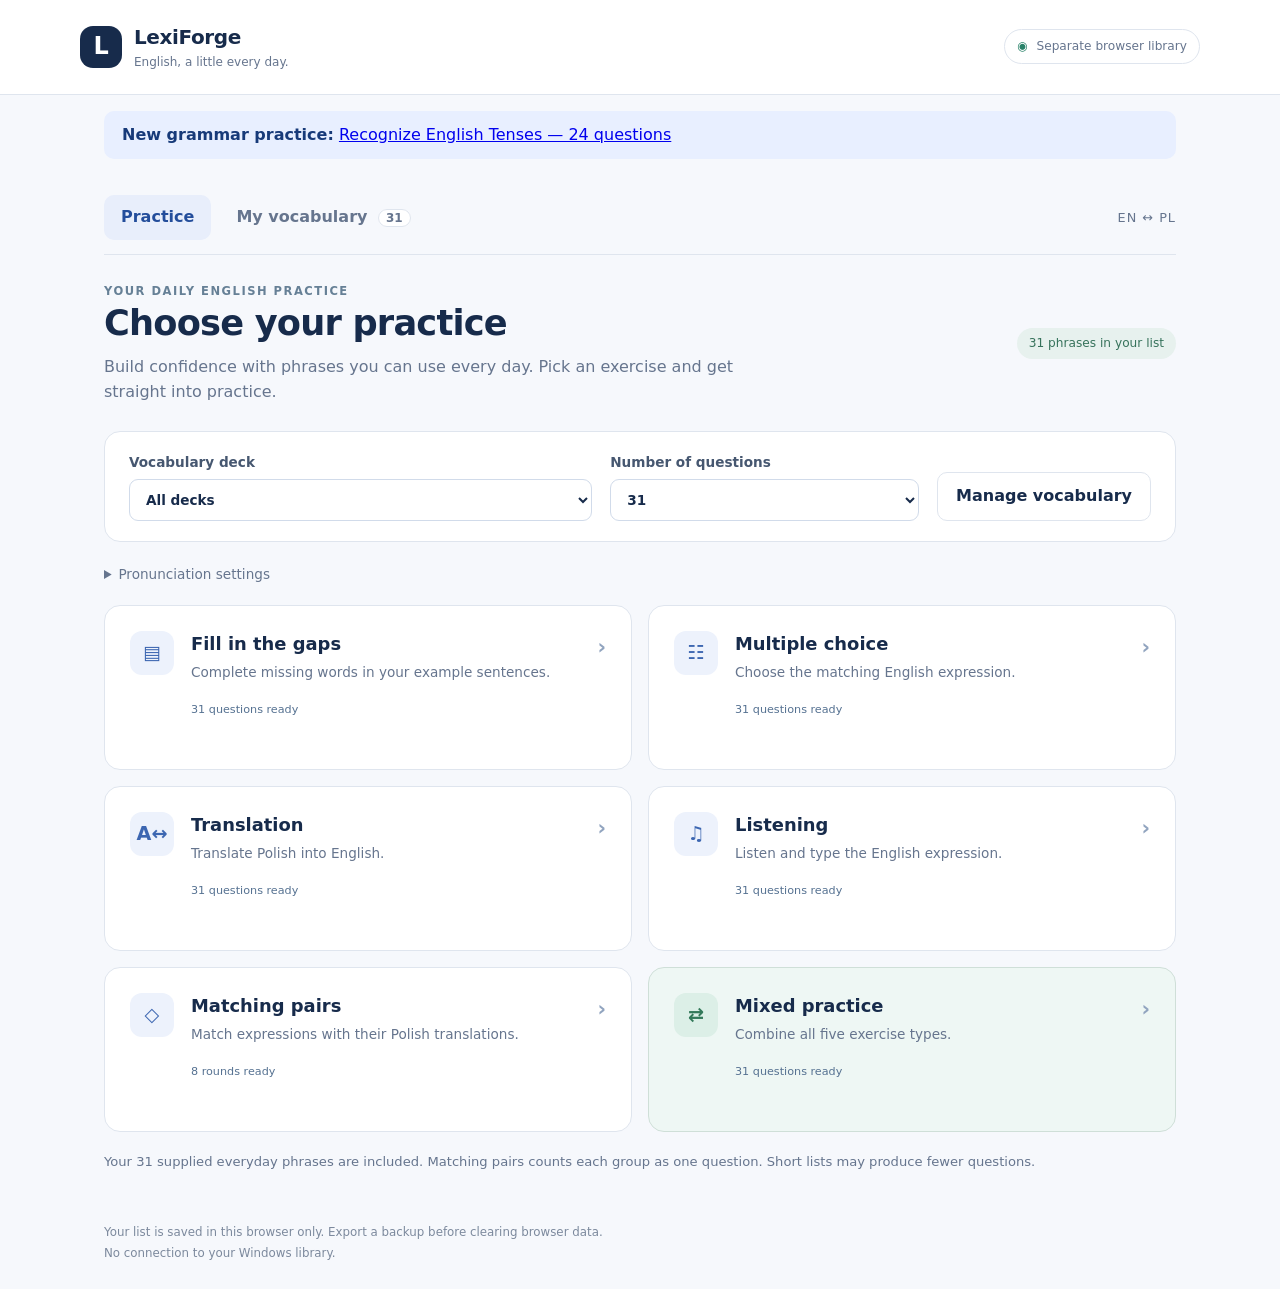
<file: index.html>
<!doctype html>
<html lang="en"><head><meta charset="UTF-8"><meta name="viewport" content="width=device-width,initial-scale=1"><meta name="theme-color" content="#243f76"><meta name="description" content="Practise 31 everyday English phrases with Polish translations. Five exercise types and mixed practice, with your own browser vocabulary list."><title>LexiForge · Exercises</title><link rel="stylesheet" href="./style.css"><script type="module" src="./app.js"></script></head>
<body><a class="skip" href="#main">Skip to practice</a><header class="app-header"><a class="brand" href="./" aria-label="LexiForge home"><span class="brand-mark" aria-hidden="true">L</span><span>LexiForge<small>English, a little every day.</small></span></a><div class="local-badge"><span aria-hidden="true">◉</span> Separate browser library</div></header><div class="shell"><div style="padding:12px 18px;background:#e8efff;color:#173a79;border-radius:10px;margin:16px 0"><strong>New grammar practice:</strong> <a href="./tenses.html">Recognize English Tenses — 24 questions</a></div><nav class="tabs" aria-label="Main navigation"><button data-view="practice" class="active">Practice</button><button data-view="vocabulary">My vocabulary <span id="word-count"></span></button><span class="nav-note">EN <span aria-hidden="true">↔</span> PL</span></nav><div id="notice" role="status" aria-live="polite"></div><main id="main" tabindex="-1"></main><footer>Your list is saved in this browser only. Export a backup before clearing browser data. <span>No connection to your Windows library.</span></footer></div><dialog id="dialog" aria-labelledby="dialog-title"></dialog></body></html>
</file>
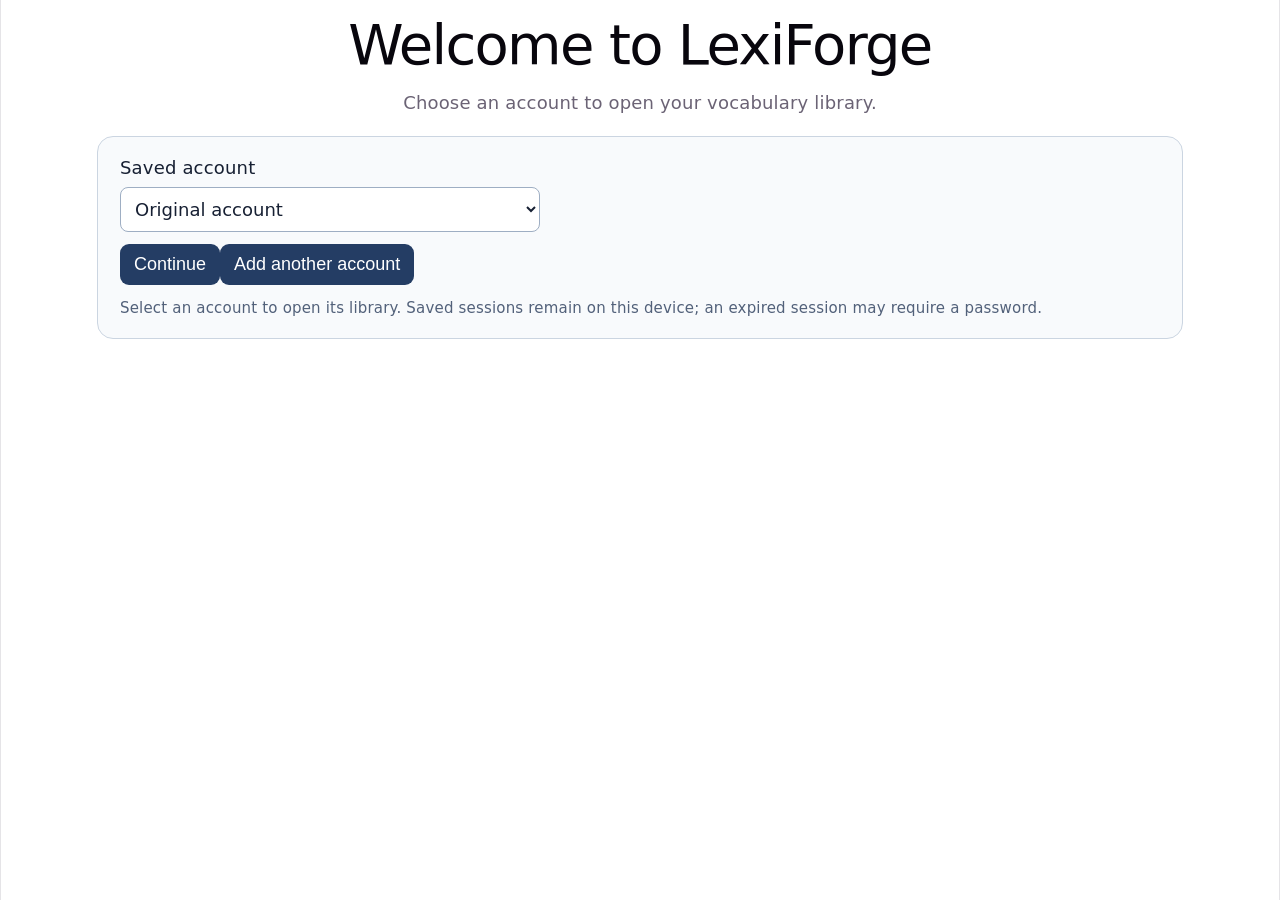
<file: app/index.html>
<!doctype html>
<html lang="en">
  <head>
    <meta charset="UTF-8" />
    <link rel="icon" type="image/svg+xml" href="./favicon.svg" />
    <meta name="viewport" content="width=device-width, initial-scale=1.0" />
    <title>LexiForge</title>
    <meta name="description" content="Your vocabulary library, flashcard reviews, exercises, AI generation and pronunciation in one place." />
    <script type="module" crossorigin src="./assets/index-Dqaqvub2.js"></script>
    <link rel="stylesheet" crossorigin href="./assets/index-CA_8EXYF.css">
  </head>
  <body>
    <div id="root"></div>
  </body>
</html>
</file>
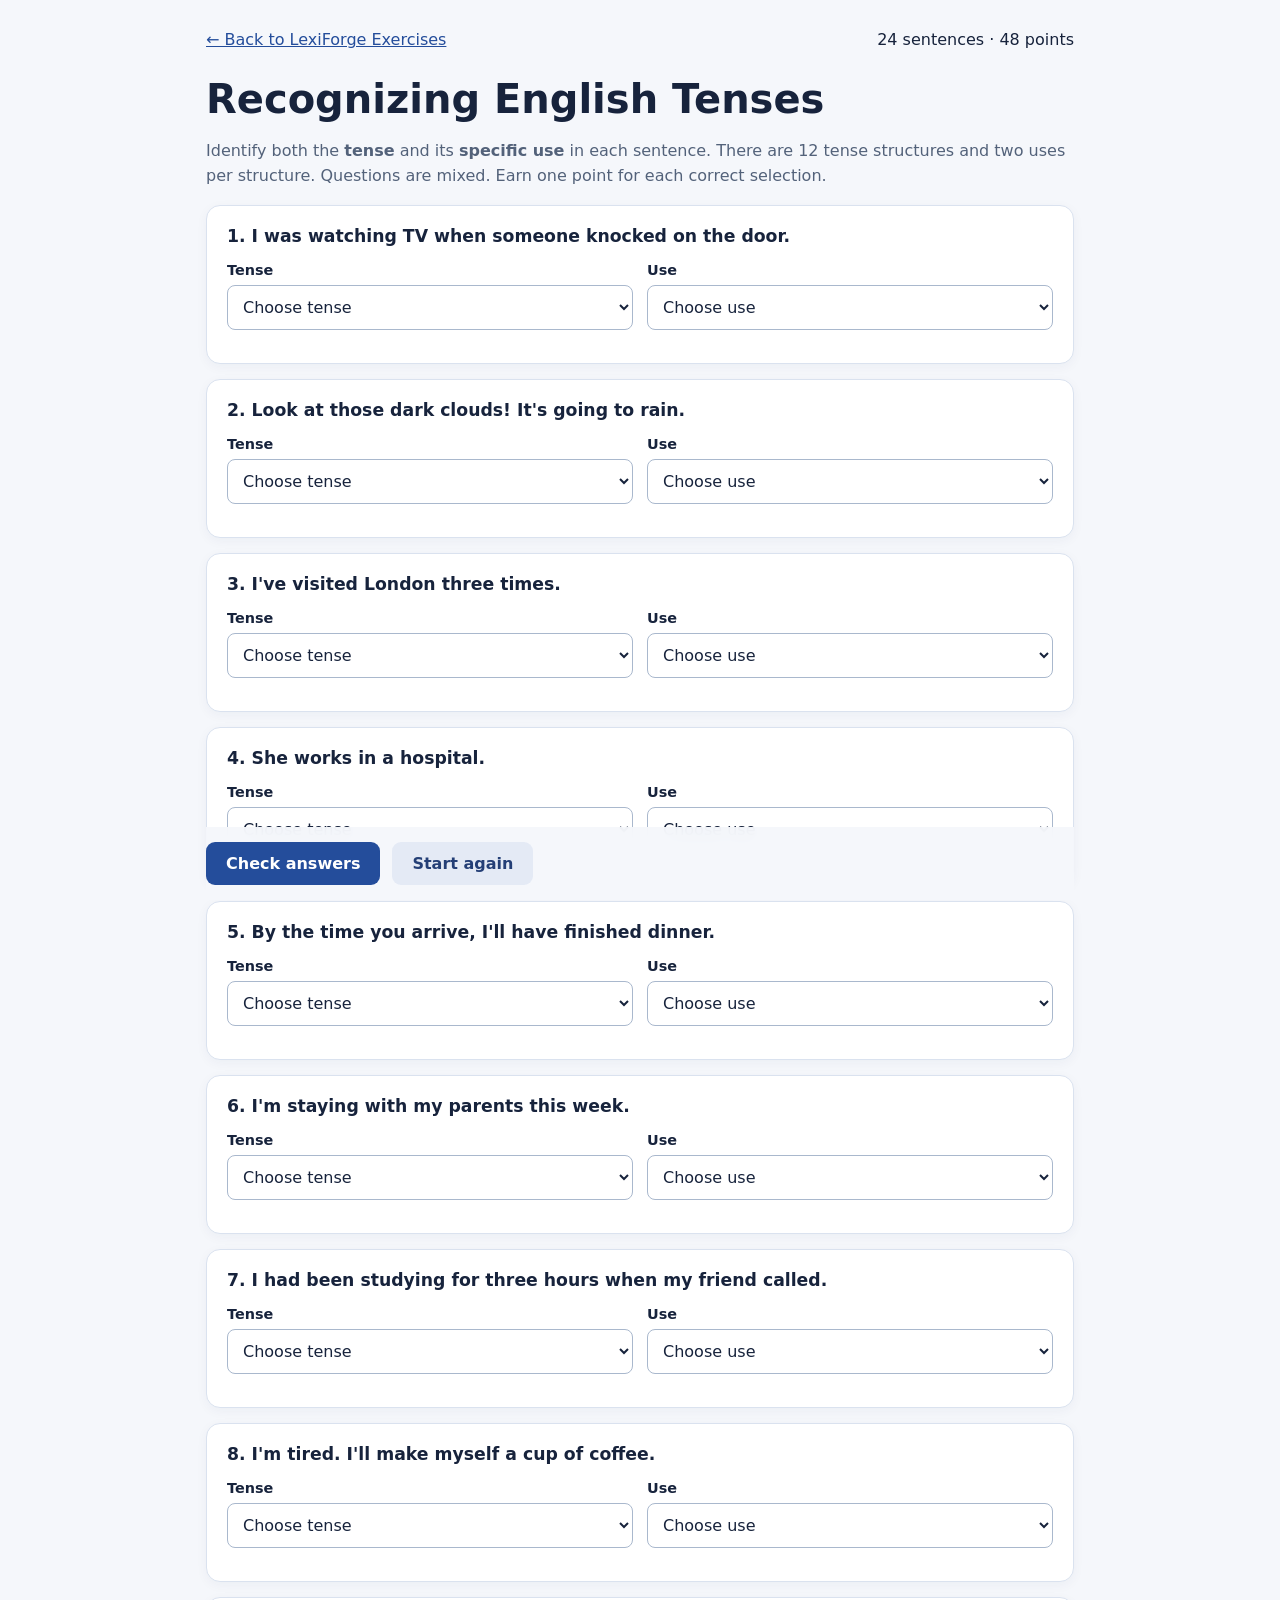
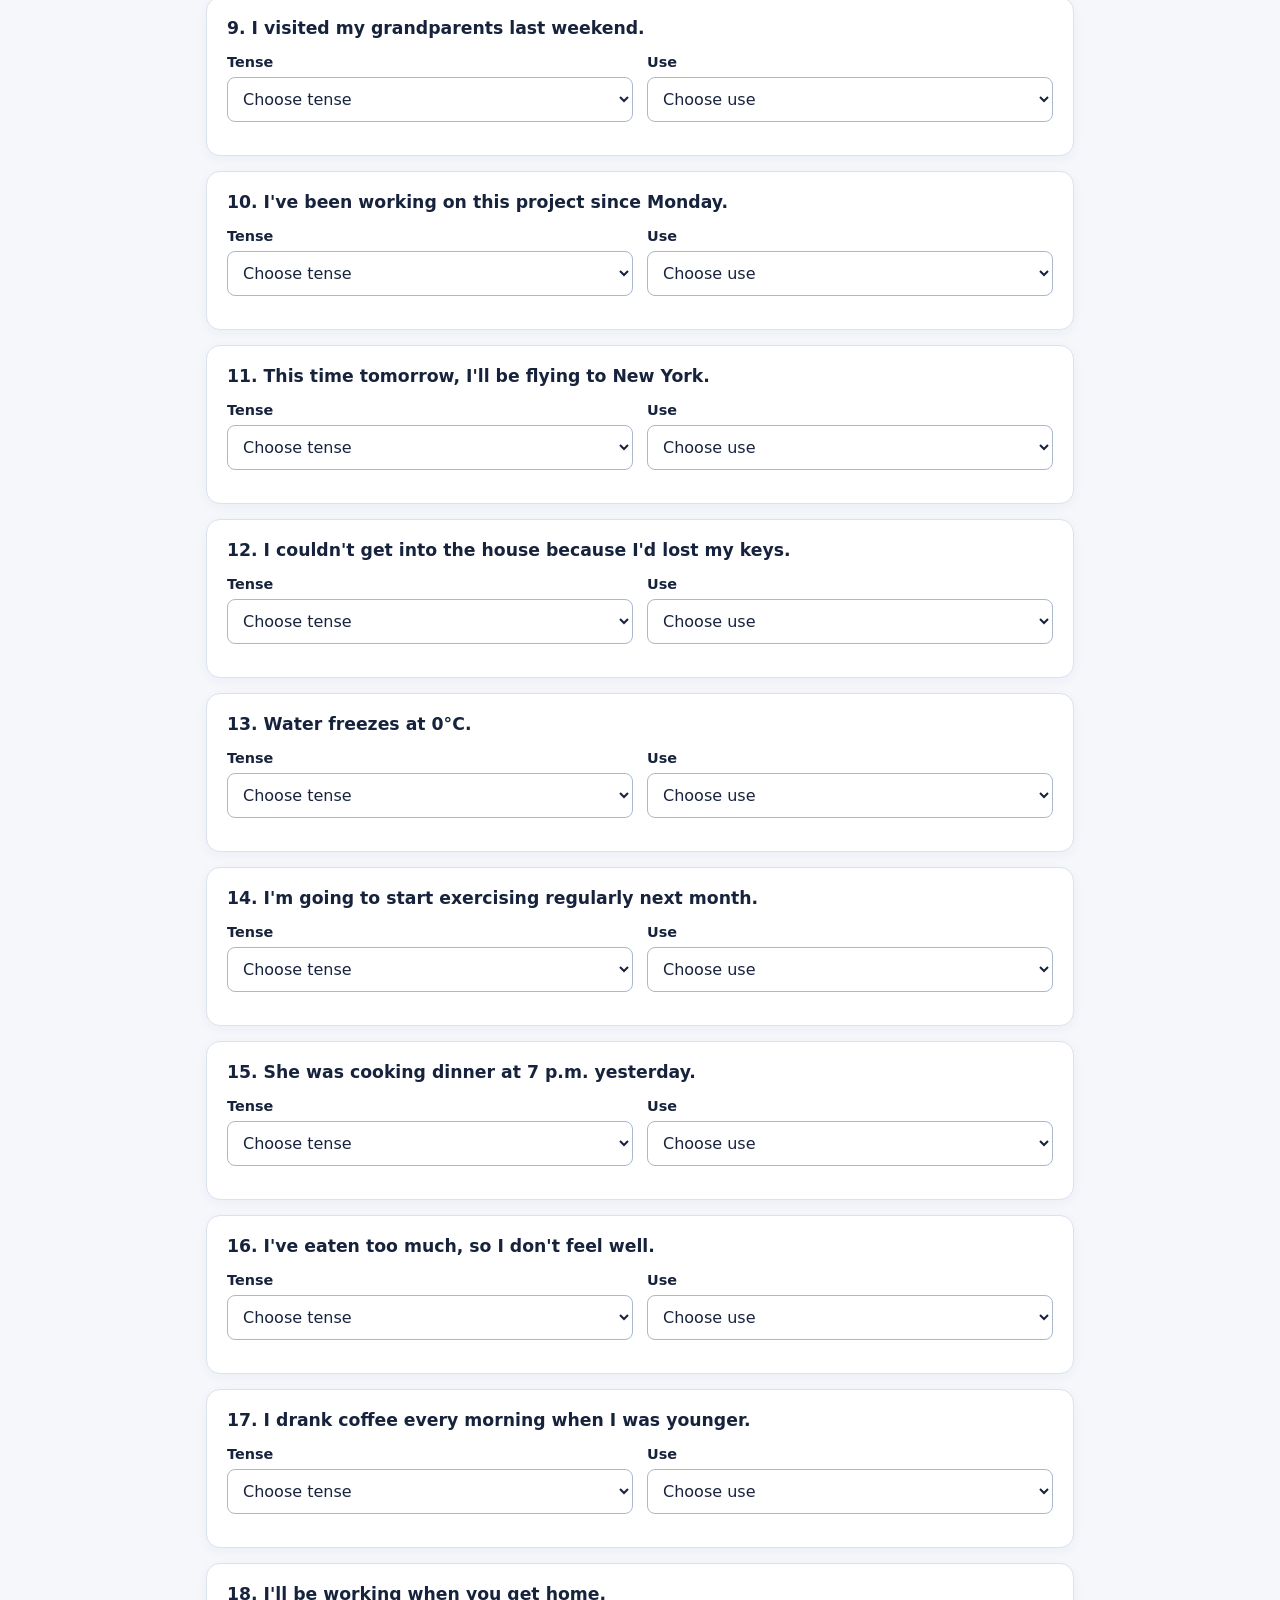
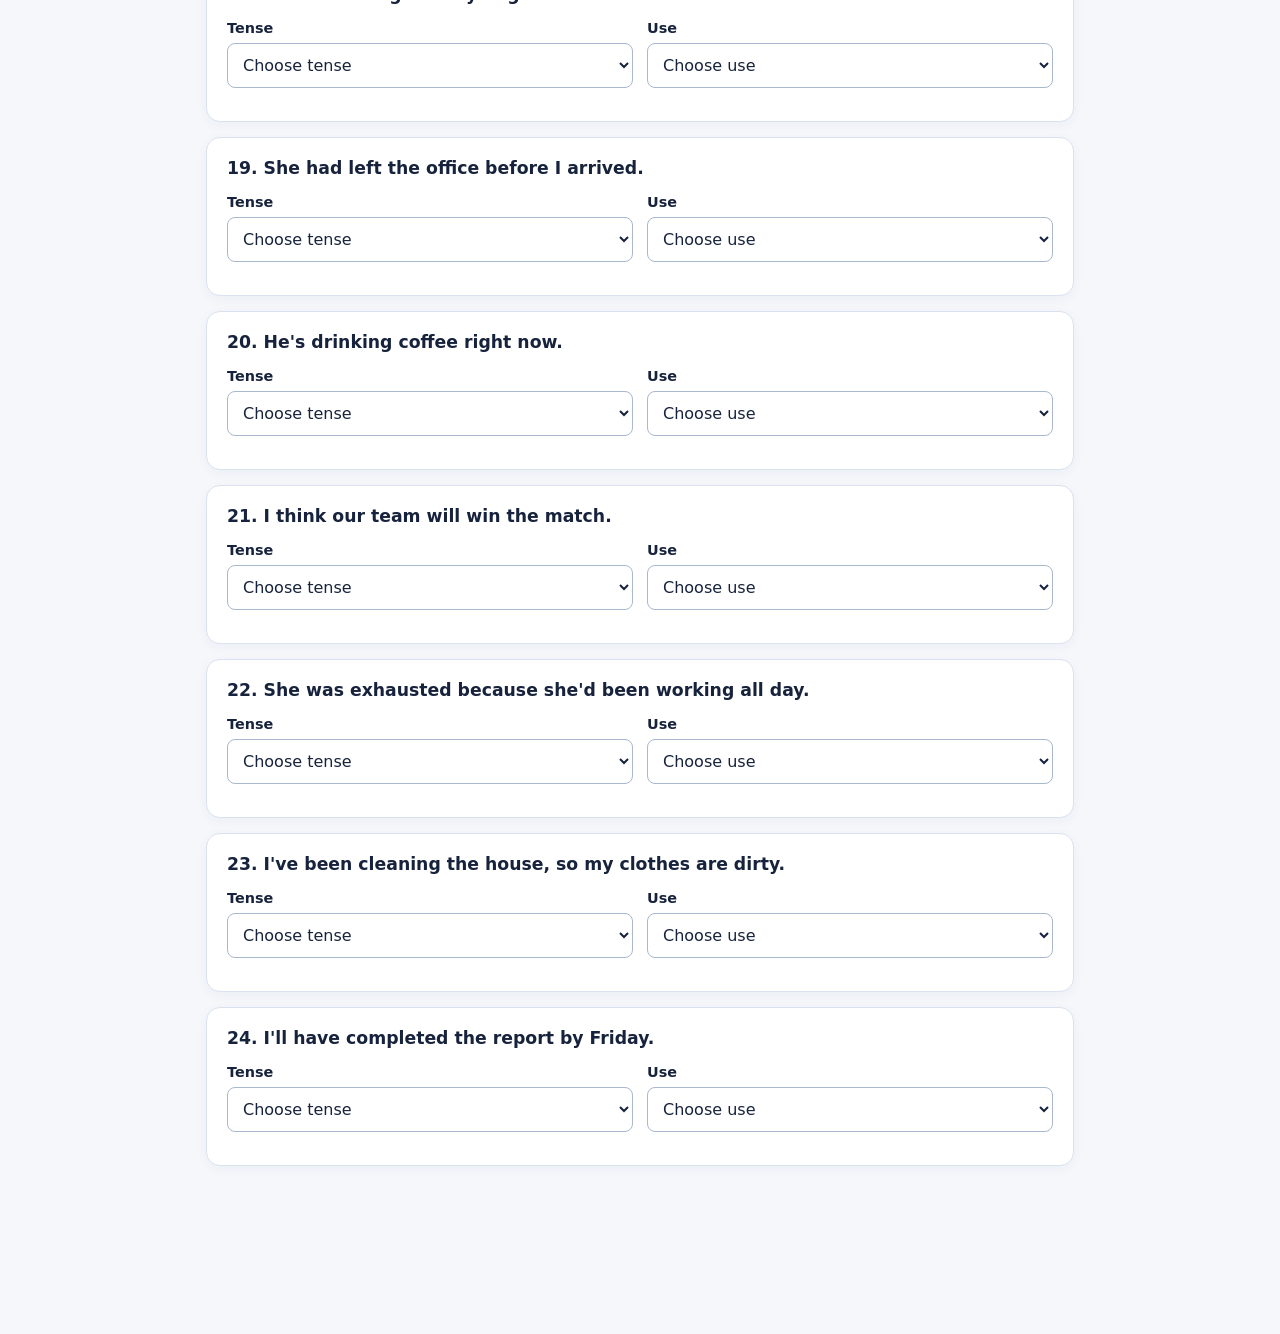
<file: tenses.html>
<!doctype html>
<html lang="en"><head><meta charset="utf-8"><meta name="viewport" content="width=device-width, initial-scale=1">
<title>English Tenses · Recognize the Use</title>
<style>
:root{font-family:system-ui,-apple-system,Segoe UI,sans-serif;color:#17233c;background:#f5f7fb}*{box-sizing:border-box}body{margin:0}main{max-width:900px;margin:auto;padding:30px 16px 80px}h1{font-size:clamp(1.7rem,4vw,2.5rem);margin-bottom:8px}.intro{color:#53627a;line-height:1.6}.top{display:flex;justify-content:space-between;align-items:center;gap:12px;flex-wrap:wrap}.card{background:white;border:1px solid #dae2ef;border-radius:14px;padding:20px;margin:15px 0;box-shadow:0 3px 12px #1c37600b}.sentence{font-size:1.08rem;font-weight:650;margin:0 0 16px}.fields{display:grid;grid-template-columns:1fr 1fr;gap:14px}label{display:block;font-weight:600;font-size:.9rem;margin-bottom:7px}select{width:100%;padding:11px;border:1px solid #a9b8cd;border-radius:8px;background:white;color:#17233c;font:inherit;min-width:0}.result{margin-top:13px;font-size:.92rem;line-height:1.6}.correct{color:#137345}.wrong{color:#a52233}.actions{position:sticky;bottom:0;background:#f5f7fbef;backdrop-filter:blur(8px);padding:15px 0;display:flex;gap:12px;align-items:center;flex-wrap:wrap}button{border:0;border-radius:9px;padding:12px 20px;background:#244d9b;color:white;font:inherit;font-weight:700;cursor:pointer}button.secondary{background:#e4eaf5;color:#243f76}button:focus-visible,select:focus-visible{outline:3px solid #f4aa34;outline-offset:2px}#score{font-weight:700}a{color:#244d9b}@media(max-width:620px){.fields{grid-template-columns:1fr}.card{padding:15px}}
</style></head><body><main><div class="top"><a href="./">← Back to LexiForge Exercises</a><span>24 sentences · 48 points</span></div>
<h1>Recognizing English Tenses</h1><p class="intro">Identify both the <strong>tense</strong> and its <strong>specific use</strong> in each sentence. There are 12 tense structures and two uses per structure. Questions are mixed. Earn one point for each correct selection.</p>
<div id="questions"></div><div class="actions"><button id="check">Check answers</button><button id="reset" class="secondary">Start again</button><span id="score" role="status" aria-live="polite"></span></div></main>
<script>
const tenses=["Present Simple","Present Continuous","Past Simple","Past Continuous","Present Perfect Simple","Present Perfect Continuous","Past Perfect Simple","Past Perfect Continuous","Future Simple","Future Continuous","Future Perfect Simple","Be Going To"];
const uses=["Habits and routines","General facts and truths","Actions happening now","Temporary situations","Completed past actions","Past habits","Actions in progress at a specific past time","Actions interrupted by another event","Life experiences","Past actions with present results","Actions continuing from the past until now","Recently finished activities with present results","Actions completed before another past event","Explaining past situations","Duration before another past event","Explaining past results","Spontaneous decisions","Predictions based on opinions","Actions in progress at a future time","Actions in progress when another future event happens","Completion before a future deadline","Completion before another future event","Future plans and intentions","Predictions based on present evidence"];
const questions=[["I was watching TV when someone knocked on the door.",3,7],["Look at those dark clouds! It's going to rain.",11,23],["I've visited London three times.",4,8],["She works in a hospital.",0,0],["By the time you arrive, I'll have finished dinner.",10,21],["I'm staying with my parents this week.",1,3],["I had been studying for three hours when my friend called.",7,14],["I'm tired. I'll make myself a cup of coffee.",8,16],["I visited my grandparents last weekend.",2,4],["I've been working on this project since Monday.",5,10],["This time tomorrow, I'll be flying to New York.",9,18],["I couldn't get into the house because I'd lost my keys.",6,13],["Water freezes at 0°C.",0,1],["I'm going to start exercising regularly next month.",11,22],["She was cooking dinner at 7 p.m. yesterday.",3,6],["I've eaten too much, so I don't feel well.",4,9],["I drank coffee every morning when I was younger.",2,5],["I'll be working when you get home.",9,19],["She had left the office before I arrived.",6,12],["He's drinking coffee right now.",1,2],["I think our team will win the match.",8,17],["She was exhausted because she'd been working all day.",7,15],["I've been cleaning the house, so my clothes are dirty.",5,11],["I'll have completed the report by Friday.",10,20]];
const container=document.getElementById('questions');
const makeSelect=(values,placeholder,cls,index)=>{const s=document.createElement('select');s.className=cls;s.setAttribute('aria-label',placeholder+' for question '+(index+1));s.add(new Option(placeholder,''));values.forEach((v,i)=>s.add(new Option(v,String(i))));return s;};
questions.forEach(([sentence],i)=>{const card=document.createElement('section');card.className='card';const p=document.createElement('p');p.className='sentence';p.textContent=(i+1)+'. '+sentence;card.append(p);const fields=document.createElement('div');fields.className='fields';for(const [labelText,values,cls] of [['Tense',tenses,'tense'],['Use',uses,'use']]){const wrap=document.createElement('div');const label=document.createElement('label');label.textContent=labelText;const select=makeSelect(values,'Choose '+labelText.toLowerCase(),cls,i);select.id=cls+'-'+i;label.htmlFor=select.id;wrap.append(label,select);fields.append(wrap);}card.append(fields);const feedback=document.createElement('div');feedback.className='result';feedback.setAttribute('aria-live','polite');card.append(feedback);container.append(card);});
document.getElementById('check').addEventListener('click',()=>{let score=0;document.querySelectorAll('.card').forEach((card,i)=>{const [sentence,ti,ui]=questions[i];const a=card.querySelector('.tense').value;const b=card.querySelector('.use').value;const tc=a===String(ti),uc=b===String(ui);score+=Number(tc)+Number(uc);const result=card.querySelector('.result');result.replaceChildren();for(const [ok,kind,answer] of [[tc,'Tense',tenses[ti]],[uc,'Use',uses[ui]]]){const line=document.createElement('div');line.className=ok?'correct':'wrong';line.textContent=(ok?'✓ ':'✗ ')+kind+': '+answer;result.append(line);}});document.getElementById('score').textContent='Score: '+score+' / 48';});
document.getElementById('reset').addEventListener('click',()=>{document.querySelectorAll('select').forEach(s=>s.value='');document.querySelectorAll('.result').forEach(e=>e.replaceChildren());document.getElementById('score').textContent='';window.scrollTo({top:0,behavior:'smooth'});});
</script></body></html>
</file>
<file: style.css>
:root{font-family:Inter,ui-sans-serif,system-ui,-apple-system,"Segoe UI",sans-serif;color:#25334a;background:#f6f8fc;font-size:16px;line-height:1.55;--blue:#2659ba;--ink:#172b4b;--muted:#66758e;--line:#dfe5ee}
*{box-sizing:border-box}body{margin:0}button,input,select,textarea{font:inherit}button,a,input,select,textarea{touch-action:manipulation}button{cursor:pointer;border:1px solid transparent;border-radius:10px;padding:11px 18px;background:#edf1f7;color:var(--ink);font-weight:600}button:hover:not(:disabled){filter:brightness(.96)}button:disabled{opacity:.5;cursor:not-allowed}button:focus-visible,a:focus-visible,input:focus-visible,select:focus-visible,textarea:focus-visible,summary:focus-visible{outline:3px solid #6193ee;outline-offset:3px}.primary{background:var(--blue);color:white}.quiet{background:transparent;border-color:var(--line)}.danger{color:#b82737;background:#fff0f1}.link{padding:4px 0;background:none;color:var(--blue);font-size:.9rem}.skip{position:fixed;top:-80px;left:16px;background:#fff;padding:12px;z-index:100}.skip:focus{top:12px}.app-header{padding:22px max(24px,calc((100% - 1120px)/2));background:#fff;border-bottom:1px solid var(--line);display:flex;justify-content:space-between;align-items:center;gap:18px}.brand{display:flex;gap:12px;align-items:center;text-decoration:none;color:var(--ink);font-size:1.25rem;font-weight:750;letter-spacing:-.4px}.brand small{display:block;font-size:.75rem;letter-spacing:0;font-weight:400;color:var(--muted)}.brand-mark{display:grid;place-items:center;width:42px;height:42px;border-radius:13px;background:var(--ink);color:#fff;font-size:1.5rem}.local-badge{font-size:.76rem;border:1px solid var(--line);padding:7px 12px;border-radius:30px;color:var(--muted)}.local-badge span{color:#288268;margin-right:5px}.shell{max-width:1120px;margin:0 auto;padding:0 24px}.tabs{display:flex;gap:8px;align-items:center;border-bottom:1px solid var(--line);padding:20px 0 14px;margin-bottom:28px}.tabs button{background:none;color:var(--muted);padding:9px 16px}.tabs button.active{background:#e8eefb;color:#234d9b}.tabs span#word-count{background:white;border:1px solid var(--line);font-size:.75rem;padding:1px 7px;border-radius:20px;margin-left:5px}.nav-note{margin-left:auto;font-size:.8rem;letter-spacing:1px;color:var(--muted)}#notice:not(:empty){padding:12px 16px;background:#eaf3ff;color:#204a86;border:1px solid #ccdcf5;border-radius:10px;margin-bottom:18px;overflow-wrap:anywhere}h1,h2,h3,p{margin-top:0}h1{font-size:clamp(1.65rem,4vw,2.2rem);line-height:1.25;color:var(--ink);letter-spacing:-.8px;margin-bottom:10px}h2{color:var(--ink);font-size:1.25rem;line-height:1.4;margin-bottom:6px}p{color:var(--muted)}.eyebrow{font-size:.72rem;letter-spacing:1.5px;font-weight:700;color:#668096;text-transform:uppercase;margin-bottom:9px}.intro{display:flex;justify-content:space-between;align-items:center;gap:20px;margin-bottom:26px}.intro p{margin-bottom:0;max-width:630px}.pill{font-size:.76rem;background:#e7f1ee;color:#36725b;border-radius:20px;padding:6px 12px;white-space:nowrap}.setup{display:grid;grid-template-columns:minmax(0,1.5fr) minmax(130px,1fr) auto;gap:18px;align-items:end;background:#fff;padding:20px 24px;border:1px solid var(--line);border-radius:16px;margin-bottom:22px}label{display:grid;gap:6px;font-size:.85rem;color:#465770;font-weight:600}input,select,textarea{border:1px solid #d1dbea;border-radius:9px;padding:11px 12px;background:#fff;color:var(--ink);width:100%;min-width:0}textarea{resize:vertical;min-height:110px}.setup label small{font-weight:400}.settings{margin-bottom:20px;color:var(--muted);font-size:.85rem}.settings summary{cursor:pointer;width:max-content}.audio-fields{display:flex;gap:20px;flex-wrap:wrap;padding:16px 0}.audio-fields label{min-width:160px}.audio-fields label.check{display:flex;align-items:center;gap:8px}.check input{width:18px;height:18px}.modes{display:grid;grid-template-columns:repeat(2,minmax(0,1fr));gap:16px}.mode-card{display:flex;gap:17px;text-align:left;position:relative;align-items:flex-start;padding:25px;background:#fff;border:1px solid var(--line);border-radius:16px;min-height:165px;transition:transform .16s,border-color .16s,box-shadow .16s}.mode-card:hover:not(:disabled){transform:translateY(-2px);border-color:#9cb5e4;box-shadow:0 6px 22px #2e4f8610;filter:none}.mode-card .mode-icon{display:grid;place-items:center;width:44px;height:44px;flex-shrink:0;background:#edf2fc;color:#3c66b1;border-radius:12px;font-size:1.2rem}.mode-card h2{font-size:1.12rem;margin-bottom:6px}.mode-card p{font-size:.85rem;line-height:1.6;font-weight:400;margin:0 0 12px}.mode-card small{font-size:.7rem;color:#557191;font-weight:500}.mode-card .chevron{margin-left:auto;color:#91a4bf;font-size:1.3rem}.mode-card[data-mode="mixed"]{background:#eef7f4;border-color:#cfdfd8}.mode-card[data-mode="mixed"] .mode-icon{background:#dcefe7;color:#33795a}.tip{font-size:.82rem;color:var(--muted);margin:20px 0}.toolbar{display:flex;gap:10px;align-items:center;flex-wrap:wrap;margin-bottom:20px}.toolbar .search{flex:1;min-width:200px}.toolbar input{background:#fff}.table-wrap{border:1px solid var(--line);background:white;border-radius:14px;overflow:auto}table{border-collapse:collapse;width:100%;text-align:left;font-size:.88rem}th{font-size:.72rem;letter-spacing:.6px;text-transform:uppercase;background:#f9fafd;color:var(--muted);padding:15px 18px}td{padding:15px 18px;border-top:1px solid #e8edf4;vertical-align:top}td strong{color:var(--ink)}td .example-text{display:block;font-size:.78rem;color:var(--muted);max-width:460px;margin-top:5px}td button{font-size:.75rem;padding:6px 9px;white-space:nowrap}.row-actions{display:flex;gap:6px}.deck-tag{background:#f0f3f8;border-radius:6px;padding:4px 7px;font-size:.72rem;white-space:nowrap}.practice-top{display:flex;justify-content:space-between;align-items:center;margin-bottom:15px;gap:12px}.practice-top p{margin:0;font-size:.85rem}.question-panel{max-width:830px;margin:0 auto;border:1px solid var(--line);border-radius:20px;background:#fff;padding:28px 36px}.question-panel progress{width:100%;height:7px;accent-color:var(--blue);margin:0 0 24px}.question-meta{display:flex;justify-content:space-between;align-items:center;font-size:.75rem;color:var(--muted);margin-bottom:8px}.question-prompt{font-size:clamp(1.4rem,4vw,1.9rem);line-height:1.5;color:var(--ink);margin:20px 0 22px;font-weight:600;overflow-wrap:anywhere}.question-label{font-size:.8rem;color:var(--muted);margin-bottom:10px}.question-panel input{font-size:1.05rem;padding:15px}.question-actions{display:flex;align-items:center;gap:12px;flex-wrap:wrap;margin-top:20px}.question-actions .primary{flex:1}.choice-grid{display:grid;grid-template-columns:1fr 1fr;gap:10px}.choice-grid button{text-align:left;background:#f8fafd;border-color:var(--line);font-weight:500}.choice-grid .selected{border-color:#346bd0;box-shadow:inset 0 0 0 1px #346bd0;background:#edf3ff}.feedback{margin-top:22px;border-radius:14px;background:#f3f7fd;padding:18px;text-align:left}.feedback.good{background:#eef8f2;border:1px solid #d1e8d8}.feedback.bad{background:#fff5ef;border:1px solid #f0dbcc}.feedback h3{font-size:1.08rem;margin-bottom:8px}.feedback p{margin-bottom:10px;color:#455976}.feedback strong{color:var(--ink)}.feedback .example-text{font-style:italic;font-size:.9rem}.play{background:#e8effc;color:#255bb1;padding:9px 14px}.audio-status{font-size:.8rem;color:#627895;min-height:1.3em;margin:10px 0}.listening-center{text-align:center;padding:15px 0 22px}.listening-center .play{border-radius:50px;padding:15px 25px;font-size:1rem}.matching{display:grid;grid-template-columns:1fr 1fr;gap:20px;margin-top:20px}.matching>div{display:grid;align-content:start;gap:10px}.matching button{padding:14px;text-align:left;font-size:.88rem;min-height:64px;border:1px solid var(--line);background:#f8fafd;font-weight:500;overflow-wrap:anywhere}.matching button.selected{border-color:#3367ca;box-shadow:inset 0 0 0 1px #3367ca;background:#edf3ff}.matching button.matched{background:#e7f5ed;color:#327653;opacity:1;border-color:#c3dece}.match-status{margin-top:16px;color:var(--muted);font-size:.85rem}.results{text-align:center;max-width:800px;margin:auto}.score-ring{display:grid;place-items:center;border:10px solid #e6edf8;border-radius:50%;width:155px;height:155px;font-size:2.4rem;color:#2659ba;font-weight:750;margin:22px auto}.result-actions{justify-content:center}.mistakes{text-align:left;background:#fff;border:1px solid var(--line);border-radius:14px;padding:22px;margin-top:28px}.mistakes li{padding:8px 0}.mistakes span{display:block;color:var(--muted);font-size:.85rem}.empty{background:white;border:1px solid var(--line);padding:40px;border-radius:16px;text-align:center}.empty h2{margin-bottom:12px}footer{padding:30px 0 24px;font-size:.74rem;color:#7c899d;line-height:1.8}footer span{display:block}dialog{border:1px solid var(--line);border-radius:18px;padding:26px;width:min(640px,calc(100% - 30px));max-height:90dvh;overflow:auto;box-shadow:0 18px 70px #122b4830}dialog::backdrop{background:#172b4b70;backdrop-filter:blur(3px)}dialog h2{font-size:1.4rem;margin-bottom:8px}dialog p{font-size:.88rem}dialog form{display:grid;gap:16px}dialog .dialog-actions{display:flex;justify-content:flex-end;gap:10px;flex-wrap:wrap;margin-top:8px}.field-grid{display:grid;grid-template-columns:1fr 1fr;gap:14px}.error{color:#b32d37;font-size:.85rem;margin:0}.helper{font-size:.76rem;color:var(--muted)}kbd{font-family:inherit;border:1px solid #d4ddeb;border-radius:4px;padding:1px 5px;font-size:.75rem;background:#f8fafd}.inline-buttons{display:flex;gap:8px;align-items:center;flex-wrap:wrap}.modal-check{display:flex;gap:8px;align-items:center}.modal-check input{width:auto}.visually-hidden{position:absolute;width:1px;height:1px;overflow:hidden;clip-path:inset(50%);white-space:nowrap}
@media(max-width:700px){.app-header{padding:16px 20px}.local-badge{display:none}.shell{padding:0 16px}.tabs{margin-bottom:22px;padding-top:14px}.intro{align-items:flex-start;flex-direction:column;gap:12px}.setup{grid-template-columns:1fr 1fr;padding:17px;gap:14px}.setup>a,.setup>button{grid-column:1/-1}.modes{grid-template-columns:1fr}.mode-card{min-height:145px;padding:20px}.question-panel{padding:22px 18px}.choice-grid{grid-template-columns:1fr}.question-prompt{font-size:1.4rem}.matching{gap:10px}.matching button{font-size:.8rem;padding:11px;min-height:70px}.field-grid{grid-template-columns:1fr}.toolbar .search{min-width:100%;order:-1}.row-actions{flex-direction:column}.table-wrap th,.table-wrap td{padding:12px}.intro .pill{font-size:.72rem}dialog{padding:22px}.question-actions .primary{width:100%;flex:auto}}
@media(prefers-reduced-motion:reduce){*{scroll-behavior:auto!important;transition:none!important}}
</file>
<file: app/assets/index-CA_8EXYF.css>
:root{--text:#6b6375;--text-h:#08060d;--bg:#fff;--border:#e5e4e7;--code-bg:#f4f3ec;--accent:#aa3bff;--accent-bg:#aa3bff1a;--accent-border:#aa3bff80;--social-bg:#f4f3ec80;--shadow:#0000001a 0 10px 15px -3px, #0000000d 0 4px 6px -2px;--sans:system-ui, "Segoe UI", Roboto, sans-serif;--heading:system-ui, "Segoe UI", Roboto, sans-serif;--mono:ui-monospace, Consolas, monospace;font:18px/145% var(--sans);letter-spacing:.18px;--lightningcss-light:initial;--lightningcss-dark: ;color-scheme:light dark;color:var(--text);background:var(--bg);font-synthesis:none;text-rendering:optimizelegibility;-webkit-font-smoothing:antialiased;-moz-osx-font-smoothing:grayscale}@media (prefers-color-scheme:dark){:root{--lightningcss-light: ;--lightningcss-dark:initial}}@media (width<=1024px){:root{font-size:16px}}@media (prefers-color-scheme:dark){:root{--text:#9ca3af;--text-h:#f3f4f6;--bg:#16171d;--border:#2e303a;--code-bg:#1f2028;--accent:#c084fc;--accent-bg:#c084fc26;--accent-border:#c084fc80;--social-bg:#2f303a80;--shadow:#0006 0 10px 15px -3px, #00000040 0 4px 6px -2px}#social .button-icon{filter:invert()brightness(2)}}#root{text-align:center;border-inline:1px solid var(--border);box-sizing:border-box;flex-direction:column;width:1126px;max-width:100%;min-height:100svh;margin:0 auto;display:flex}body{margin:0}h1,h2{font-family:var(--heading);color:var(--text-h);font-weight:500}h1{letter-spacing:-1.68px;margin:32px 0;font-size:56px}@media (width<=1024px){h1{margin:20px 0;font-size:36px}}h2{letter-spacing:-.24px;margin:0 0 8px;font-size:24px;line-height:118%}@media (width<=1024px){h2{font-size:20px}}p{margin:0}code,.counter{font-family:var(--mono);color:var(--text-h);border-radius:4px;display:inline-flex}code{background:var(--code-bg);padding:4px 8px;font-size:15px;line-height:135%}.audio-controls{vertical-align:middle;flex-direction:column;align-items:flex-start;gap:8px;max-width:100%;font-style:normal;font-weight:400;display:inline-flex}.audio-primary{flex-wrap:wrap;align-items:center;gap:8px;display:inline-flex}.audio-options{box-sizing:border-box;border:1px solid;border-radius:12px;flex-wrap:wrap;align-items:flex-start;gap:8px;max-width:600px;padding:12px;display:flex}.audio-options label,.audio-options small,.audio-status{overflow-wrap:anywhere;flex-basis:100%;max-width:100%;font-size:.9rem;line-height:1.5;display:block}.audio-options input{box-sizing:border-box;max-width:100%}.audio-controls .audio-options-toggle{padding:6px 10px;font-size:.85rem}.audio-status{text-align:left}button:enabled:not([aria-disabled=true]){transition:scale .14s ease-out,translate .14s ease-out,filter .14s ease-out}button:enabled:not([aria-disabled=true]):active{filter:brightness(.92);transition-duration:60ms;translate:0 1px;scale:.96}@media (prefers-reduced-motion:reduce){button:enabled:not([aria-disabled=true]){transition:none}button:enabled:not([aria-disabled=true]):active{translate:none;scale:none}}.vb-browser{--vb-text:#152443;--vb-muted:#66718a;--vb-line:#dfe5ed;--vb-surface:#fff;--vb-blue:#075ec5;--vb-active:#edf5ff;color:var(--vb-text);background:var(--vb-surface);text-align:left;letter-spacing:0;width:100%;max-width:1560px;margin:0 auto;font-size:14px}.vb-browser *,.vb-browser :before,.vb-browser :after{box-sizing:border-box}.vb-sr-only{clip-path:inset(50%);white-space:nowrap;width:1px;height:1px;position:absolute;overflow:hidden}.vb-header{justify-content:space-between;align-items:center;gap:20px;margin:0;padding:22px 28px 18px;display:flex}.vb-browser .vb-header h1{letter-spacing:-.6px;color:var(--vb-text);margin:4px 0 5px;font-size:28px;font-weight:700;line-height:1.25}.vb-header p{color:var(--vb-muted);font-size:14px}.vb-browser button{font:inherit;border-radius:6px}.vb-browser .vb-home{color:var(--vb-muted);background:0 0;margin-bottom:6px;padding:0;font-size:12px}.vb-browser .vb-home:hover{color:var(--vb-blue);text-decoration:underline}.vb-browser .vb-add{background:var(--vb-blue);color:#fff;white-space:nowrap;padding:11px 17px;font-weight:600}.vb-add span{margin-right:5px;font-size:19px}.vb-toolbar{align-items:center;gap:12px;padding:0 28px 18px;display:flex}.vb-toolbar label{min-width:0;margin:0}.vb-toolbar input,.vb-toolbar select,.vb-bulk select{background:var(--vb-surface);height:39px;color:var(--vb-text);font:inherit;border:1px solid #cbd3e0;border-radius:5px;width:100%;padding:8px 12px}.vb-toolbar .vb-search{flex:1;align-items:center;max-width:440px;display:flex;position:relative}.vb-search svg{color:var(--vb-muted);pointer-events:none;position:absolute;left:12px}.vb-search input{padding-left:39px}.vb-toolbar select{min-width:140px;max-width:220px}.vb-bulk{background:var(--vb-active);border-top:1px solid var(--vb-line);color:var(--vb-text);flex-wrap:wrap;align-items:center;gap:10px;padding:10px 28px;display:flex}.vb-bulk>span{color:var(--vb-muted);font-size:12px}.vb-bulk label{margin-left:auto}.vb-bulk select{width:190px}.vb-bulk button{background:var(--vb-blue);color:#fff;padding:9px 12px}.vb-bulk .vb-clear{color:var(--vb-blue);background:0 0}.vb-message{color:var(--vb-muted);padding:0 28px;font-size:13px}.vb-message:empty{display:none}.vb-message:not(:empty){padding-top:10px;padding-bottom:10px}.vb-browser{--vb-preview-top:12px;--vb-pane-height:clamp(240px, calc(100dvh - 260px), 900px)}.app-menubar~.vb-browser{--vb-preview-top:60px}.vb-layout{border-top:1px solid var(--vb-line);grid-template-columns:minmax(0,1.55fr) minmax(300px,1fr);align-items:start;display:grid}.vb-list-panel{flex-direction:column;min-width:0;min-height:0;display:flex}.vb-table-scroll{min-width:0;min-height:0;height:var(--vb-pane-height);flex:none;overflow:auto}.vb-table{table-layout:fixed;border-collapse:separate;border-spacing:0;width:100%}.vb-table .vb-check-column{width:40px}.vb-table .vb-translation-column{width:20%}.vb-table .vb-deck-column{width:15%}.vb-table .vb-progress-column{width:112px}.vb-table th{z-index:1;background:var(--vb-surface);color:var(--vb-muted);border-bottom:1px solid var(--vb-line);text-align:left;padding:14px 10px;font-size:12px;font-weight:600;position:sticky;top:0}.vb-table td{border-bottom:1px solid var(--vb-line);vertical-align:middle;overflow-wrap:anywhere;height:75px;padding:12px 10px;line-height:1.45}.vb-table th:first-child,.vb-table td:first-child{padding-left:18px;padding-right:4px}.vb-table input[type=checkbox]{accent-color:var(--vb-blue);vertical-align:middle;cursor:pointer;width:17px;height:17px;margin:0}.vb-row{cursor:pointer}.vb-row:hover{background:#f6f9fd}.vb-row.vb-row-active{background:var(--vb-active)}.vb-row-active td:first-child{box-shadow:inset 3px 0 var(--vb-blue)}.vb-browser .vb-word-button{color:var(--vb-text);text-align:left;background:0 0;align-items:center;gap:12px;width:100%;min-width:0;padding:0;display:flex}.vb-word-button>span{min-width:0}.vb-word-button strong{overflow-wrap:anywhere;font-weight:650;display:block}.vb-word-button small{color:var(--vb-muted);margin-top:4px;font-size:12px;display:block}.vb-thumbnail{object-fit:cover;border-radius:6px;flex:0 0 42px;width:42px;height:42px;display:block}.vb-thumbnail-placeholder{color:#8a99b0;background:#eef2f7;justify-content:center;align-items:center;display:flex}.vb-deck-name{color:var(--vb-muted);text-overflow:ellipsis;font-size:12px;display:block;overflow:hidden}.vb-status{white-space:normal;text-align:center;border-radius:20px;max-width:100%;padding:4px 9px;font-size:11px;line-height:1.5;display:inline-block}.vb-status-new{color:#075ec5;background:#dcecff}.vb-status-learning{color:#7d5a0e;background:#fff0c7}.vb-status-mastered{color:#246347;background:#e3f2e9}.vb-status-practice{color:#9a4825;background:#fff0e5}.vb-list-footer{border-top:1px solid var(--vb-line);color:var(--vb-muted);flex-wrap:wrap;justify-content:space-between;gap:8px;padding:13px 20px;font-size:11px;display:flex}.vb-detail{top:var(--vb-preview-top);border-left:1px solid var(--vb-line);min-width:0;max-height:var(--vb-pane-height);scroll-margin-top:var(--vb-preview-top);align-self:start;padding:24px;position:sticky;overflow:hidden auto}.vb-detail-heading{justify-content:space-between;align-items:flex-start;gap:10px;display:flex}.vb-detail-heading>div:first-child{min-width:0}.vb-detail h2{letter-spacing:-.4px;color:var(--vb-text);overflow-wrap:anywhere;margin:0 8px 0 0;font-size:24px;font-weight:700;line-height:1.35;display:inline}.vb-type{background:var(--vb-active);color:var(--vb-blue);vertical-align:middle;border-radius:20px;padding:3px 9px;font-size:11px;display:inline-block}.vb-detail-actions{flex-shrink:0;gap:6px;display:flex}.vb-browser .vb-edit{background:var(--vb-surface);color:var(--vb-text);white-space:nowrap;border:1px solid #cbd3e0;padding:7px 9px;font-size:12px}.vb-more{position:relative}.vb-more summary{cursor:pointer;border:1px solid #cbd3e0;border-radius:5px;padding:6px 9px;font-size:12px;list-style:none}.vb-more summary::-webkit-details-marker{display:none}.vb-more>div{z-index:4;background:var(--vb-surface);border:1px solid var(--vb-line);border-radius:6px;width:215px;padding:5px;position:absolute;top:35px;right:0;box-shadow:0 8px 20px #17203320}.vb-more button{text-align:left;width:100%;color:var(--vb-text);background:0 0;padding:9px;font-size:12px;display:block}.vb-more button:hover{background:var(--vb-active)}.vb-more .vb-delete{color:#ad3434}.vb-detail-translation{color:var(--vb-text);overflow-wrap:anywhere;margin:14px 0 18px;font-size:20px;line-height:1.5}.vb-illustration{object-fit:contain;background:#f5f7fa;border-radius:8px;width:100%;height:180px;display:block}.vb-image-placeholder{min-height:100px;color:var(--vb-muted);background:#f5f7fa;border-radius:8px;justify-content:center;align-items:center;gap:12px;padding:20px;font-size:12px;display:flex}.vb-example,.vb-pronunciation{border-top:1px solid var(--vb-line);margin-top:20px;padding-top:16px}.vb-detail h3{letter-spacing:.5px;text-transform:uppercase;color:var(--vb-muted);margin:0 0 12px;font-size:11px;font-weight:650}.vb-example>div{flex-wrap:wrap;align-items:flex-start;gap:10px;display:flex}.vb-example p{overflow-wrap:anywhere;flex:1;min-width:150px;line-height:1.65}.vb-browser .audio-controls-example{flex-shrink:0}.vb-browser .audio-controls-example .audio-primary{flex-wrap:nowrap;gap:4px;display:flex}.vb-browser .audio-controls-example .vb-listen{background:var(--vb-active);width:33px;height:33px;color:var(--vb-blue);border-radius:50%;justify-content:center;align-items:center;padding:7px;display:inline-flex}.vb-browser .audio-controls-example .audio-options-toggle{color:var(--vb-muted);background:0 0;padding:7px 3px;font-size:11px}.vb-browser .audio-controls-example:has(.audio-options){flex-basis:100%}.vb-browser .audio-controls-compact{width:100%}.vb-browser .audio-controls-compact .audio-primary{grid-template-columns:minmax(0,1fr) minmax(0,1fr);gap:9px;width:100%;display:grid}.vb-browser .audio-controls-compact .audio-primary button,.vb-browser .audio-controls-compact select{font:inherit;background:var(--vb-surface);min-width:0;color:var(--vb-text);border:1px solid #cbd3e0;border-radius:5px;min-height:37px;padding:9px 10px;font-size:12px}.vb-browser .audio-controls-compact .vb-listen{justify-content:center;align-items:center;gap:8px;display:inline-flex;background:var(--vb-blue)!important;color:#fff!important;border-color:var(--vb-blue)!important;font-weight:600!important}.vb-browser .audio-controls-compact .vb-recording{background:#f5f7fa!important}.vb-browser .audio-controls-compact .vb-stop-recording{grid-column:1/-1}.vb-browser .audio-options{border-color:var(--vb-line);background:#f8fafc;gap:7px;width:100%;padding:10px}.vb-browser .audio-options button{color:var(--vb-text);background:#edf2f9;padding:7px 9px;font-size:11px}.vb-browser .audio-options label,.vb-browser .audio-options small,.vb-browser .audio-status{color:var(--vb-muted);font-size:11px}.vb-browser .audio-options input{width:100%;margin-top:6px}.vb-audio-note{color:var(--vb-muted);margin-top:10px;font-size:11px;line-height:1.6}.vb-detail-footer{color:var(--vb-muted);border-top:1px solid var(--vb-line);flex-wrap:wrap;gap:8px;margin-top:20px;padding-top:16px;font-size:12px;display:flex}.vb-detail-footer p{flex-basis:100%;font-size:11px}.vb-empty,.vb-detail-empty{text-align:center;color:var(--vb-muted);padding:55px 24px}.vb-empty h2,.vb-detail-empty h2{margin:0 0 10px;font-size:18px;font-weight:600}.vb-empty p,.vb-detail-empty p{line-height:1.7}.vb-empty button{color:var(--vb-blue);background:var(--vb-active);margin-top:15px}.vb-back-to-list{display:none}@media (width<=1100px){.vb-layout{grid-template-columns:minmax(0,1.35fr) minmax(290px,1fr)}.vb-table .vb-deck-column{display:none}.vb-table .vb-translation-column{width:25%}.vb-table .vb-progress-column{width:100px}.vb-detail{padding:20px}.vb-header,.vb-toolbar{padding-left:22px;padding-right:22px}}@media (width<=900px){.vb-layout{grid-template-columns:minmax(0,1fr) minmax(270px,.8fr)}.vb-table .vb-progress-column{width:88px}.vb-table td,.vb-table th{padding-left:7px;padding-right:7px}.vb-thumbnail{display:none}.vb-detail-heading{flex-wrap:wrap}.vb-header h1{font-size:25px}.vb-toolbar select{min-width:120px}.vb-list-footer>span:last-child{display:none}}@media (width<=760px){.vb-header{gap:12px;padding:18px 16px}.vb-browser .vb-header h1{font-size:23px}.vb-browser .vb-add{padding:9px 12px;font-size:12px}.vb-header p{font-size:12px}.vb-toolbar{flex-wrap:wrap;gap:9px;padding:0 16px 16px}.vb-toolbar .vb-search{flex-basis:100%;max-width:none}.vb-toolbar>label:not(.vb-search){flex:1}.vb-toolbar select{max-width:none}.vb-layout{grid-template-columns:minmax(0,1fr)}.vb-table-scroll{height:auto;min-height:170px;max-height:350px}.vb-detail{border-left:0;border-top:1px solid var(--vb-line);max-height:none;padding:22px 20px;position:static}.vb-detail-heading{flex-wrap:nowrap}.vb-detail h2{font-size:24px}.vb-thumbnail{display:flex}.vb-bulk{gap:8px;padding:10px 16px}.vb-bulk label{margin-left:0}.vb-back-to-list{color:var(--vb-blue);background:0 0;margin-bottom:20px;padding:0;display:block;font-size:12px!important}.vb-table .vb-translation-column{width:28%}.vb-illustration{height:200px}}@media (prefers-color-scheme:dark){.vb-browser{--vb-text:#e4ebf6;--vb-muted:#a4b1c8;--vb-line:#344055;--vb-surface:#1b2230;--vb-active:#213858;--vb-blue:#82b8ff}.vb-browser .vb-add,.vb-bulk button{color:#fff;background:#1767c8}.vb-row:hover{background:#243044}.vb-thumbnail-placeholder,.vb-illustration,.vb-image-placeholder,.vb-browser .audio-options{background:#242e3e}.vb-browser .audio-controls-compact .vb-listen{background:#1767c8!important;border-color:#1767c8!important}.vb-browser .audio-controls-compact .vb-recording{background:#263246!important}.vb-browser .audio-options button{background:#2b3a50}.vb-status-new{color:#acd0ff;background:#24416b}.vb-status-mastered{color:#a6dcbf;background:#254735}.vb-status-learning{color:#ecd19b;background:#4c4027}.vb-status-practice{color:#ecc0a7;background:#503729}}.vb-bulk .vb-bulk-delete{color:#a32020;background:#fff;border:1px solid #c24141}.vb-bulk .vb-bulk-delete:hover{background:#fff0f0}@media (prefers-color-scheme:dark){.vb-bulk .vb-bulk-delete{color:#ffb9bd;background:#43272c;border-color:#a45861}.vb-bulk .vb-bulk-delete:hover{background:#563139}}.vb-batch-generation{border:1px solid var(--vb-line);background:var(--vb-active);color:var(--vb-text);text-align:left;border-radius:12px;gap:12px;margin:16px 28px;padding:20px;display:grid}.vb-batch-heading{justify-content:space-between;align-items:center;gap:12px;display:flex}.vb-batch-heading h2{margin:0;font-size:20px}.vb-batch-generation p{margin:0;line-height:1.6}.vb-batch-generation fieldset{border:1px solid var(--vb-line);border-radius:8px;flex-wrap:wrap;gap:12px 24px;padding:12px;display:flex}.vb-batch-generation label{align-items:center;gap:8px;display:flex}.vb-batch-generation input[type=checkbox]{width:17px;height:17px}.vb-batch-generation select{background:var(--vb-surface);color:var(--vb-text);border:1px solid var(--vb-line);border-radius:6px;padding:7px}.vb-batch-generation>button{background:var(--vb-blue);color:#fff;justify-self:start}.vb-batch-generation button{padding:9px 14px;font-size:14px}.vb-batch-generation small{color:var(--vb-muted);line-height:1.5}.vb-batch-generation progress{width:100%;accent-color:var(--vb-blue)}.vb-batch-results{overflow-wrap:anywhere;gap:8px;max-height:240px;margin:0;padding-left:20px;font-size:13px;display:grid;overflow:auto}@media (width<=640px){.vb-batch-generation{margin:12px 16px;padding:16px}.vb-batch-heading{align-items:flex-start}}@media (prefers-color-scheme:dark){.vb-batch-generation>button{color:#fff;background:#1767c8}}.exercise-page{max-width:900px;margin:0 auto}.exercise-panel{background:var(--panel-bg,#fff);border:1px solid #d8dce5;border-radius:16px;gap:14px;margin:20px 0;padding:24px;display:grid}.exercise-panel label{gap:8px;display:grid}.exercise-panel select,.exercise-panel input{font:inherit;border:1px solid #bfc6d2;border-radius:9px;padding:12px}.exercise-prompt{font-size:1.4rem;font-weight:600;line-height:1.5}.exercise-options{grid-template-columns:repeat(auto-fit,minmax(180px,1fr));gap:10px;display:grid}.exercise-options button{cursor:pointer;border:1px solid #bfc6d2;border-radius:10px;padding:14px}.exercise-options button.selected{outline:2px solid #356ad2}.exercise-score{font-size:2rem;font-weight:700}.exercise-entry{flex-wrap:wrap;gap:12px;margin:12px 0;display:flex}.exercise-entry button{cursor:pointer;border-radius:10px;padding:12px 20px}.exercise-dashboard{text-align:left;background:#edf8f4;border:1px solid #c4e4dc;border-radius:16px;grid-template-columns:repeat(2,minmax(0,1fr));margin:20px 0;display:grid}.exercise-dashboard h2{margin:0;font-size:1.3rem}.exercise-dashboard p{margin:8px 0 16px}.exercise-dashboard button,.exercise-entry-button{color:#164d3d;background:#d4eee5;border:1px solid #b3d6c9;border-radius:10px;padding:12px 20px}.exercise-page{text-align:left}.exercise-page header{text-align:left;margin:24px 0}.exercise-panel h2,.exercise-panel p{margin:0}.exercise-modes{grid-template-columns:repeat(2,minmax(0,1fr));gap:10px;display:grid}.exercise-modes button{text-align:left;color:#243a58;background:#f8fafc;border:1px solid #d8dce5;border-radius:12px;gap:6px;padding:16px;display:grid}.exercise-modes button span{color:#576b83;font-size:13px;font-weight:400;line-height:1.5}.exercise-modes button:not(:disabled):hover{background:#edf8f4;border-color:#267558;box-shadow:inset 0 0 0 1px #267558}.exercise-setup-fields{grid-template-columns:repeat(2,minmax(0,1fr));gap:18px;margin-top:6px;display:grid}.exercise-page button:focus-visible,.exercise-page input:focus-visible,.exercise-page select:focus-visible{outline-offset:3px;outline:3px solid #3579e0}.exercise-page button:disabled{opacity:.55;cursor:default}.exercise-panel .check-button{justify-self:start}.exercise-panel progress{accent-color:#267558;width:100%;height:7px}.exercise-panel .exercise-hint{justify-self:start;padding:8px 12px;font-size:13px}.exercise-audio{flex-wrap:wrap;align-items:center;gap:10px;display:flex}.exercise-audio p,.exercise-audio small{flex-basis:100%}.exercise-audio small{color:#576b83;line-height:1.5}.matching-board{grid-template-columns:1fr 1fr;gap:16px;display:grid}.matching-board>div{align-content:start;gap:10px;display:grid}.matching-board button{overflow-wrap:anywhere;border:1px solid #bfc6d2;border-radius:10px;min-height:58px;padding:12px}.matching-board button.selected{outline:2px solid #356ad2}.matching-board button.matched{color:#1b6043;opacity:1;background:#e6f5ec;border-color:#8abb9c}.exercise-feedback{border-radius:10px;padding:14px}.exercise-feedback.correct{color:#1b6043;background:#e6f5ec}.exercise-feedback.incorrect{color:#874628;background:#fff0e9}.exercise-mistakes{gap:10px;padding-left:24px;display:grid}@media (width<=640px){.exercise-panel{padding:18px}.exercise-modes,.exercise-setup-fields{grid-template-columns:1fr}.matching-board{gap:10px}.matching-board button{padding:10px;font-size:14px}}@media (prefers-color-scheme:dark){.exercise-panel{background:#1c2533;border-color:#39475a}.exercise-dashboard{background:#1b322d;border-color:#396657}.exercise-dashboard button,.exercise-entry-button{color:#d8f5e8;background:#264f42;border-color:#497c67}.exercise-modes button{color:#e4eaf2;background:#263244;border-color:#46566d}.exercise-modes button span,.exercise-audio small{color:#b6c4d8}.exercise-modes button:not(:disabled):hover{background:#244438;border-color:#70c5a4;box-shadow:inset 0 0 0 1px #70c5a4}.exercise-panel input,.exercise-panel select{color:#edf3fb;background:#131e2c;border-color:#53657e}.matching-board button.matched,.exercise-feedback.correct{color:#c8f4dd;background:#234637;border-color:#66ad87}.exercise-feedback.incorrect{color:#ffe1cc;background:#57392d}}.exercise-pronunciation{min-width:0}.exercise-pronunciation .review-audio-card{margin:8px 0}.exercise-pronunciation .review-audio-card .review-audio-label{margin-bottom:6px}.exercise-selection-summary{align-content:start;gap:8px;display:grid}.exercise-selection-summary strong{font-size:18px}.exercise-selection-summary small{font-size:12px;line-height:1.5}.dashboard-shortcut{flex-direction:column;align-items:stretch;min-width:0;padding:24px;display:flex}.dashboard-shortcut+.dashboard-shortcut{border-left:1px solid #c4e4dc}.dashboard-shortcut button{cursor:pointer;margin-top:auto}.exercise-dashboard .dashboard-browse-button{color:#fff;background:#005bc4;border-color:#005bc4}.exercise-dashboard button:hover{filter:brightness(.94)}.exercise-dashboard button:focus-visible{outline-offset:3px;outline:3px solid #3579e0}@media (width<=640px){.exercise-dashboard{grid-template-columns:1fr}.dashboard-shortcut+.dashboard-shortcut{border-top:1px solid #c4e4dc;border-left:0}}@media (prefers-color-scheme:dark){.dashboard-shortcut+.dashboard-shortcut{border-color:#396657}.exercise-dashboard .dashboard-browse-button{color:#fff;background:#176ed4;border-color:#4a91e5}}.exercise-skip{border:1px solid var(--border);color:var(--text-h);background:0 0;margin:.7rem .5rem;padding:.7rem 1.4rem}.exercise-skipped-label{font-size:.85rem;font-weight:600}.exercise-polish-prompt{color:var(--text-h);overflow-wrap:anywhere;font-size:clamp(1.4rem,3vw,1.8rem);font-weight:700;line-height:1.45}.exercise-question-card{border-radius:22px;flex-direction:column;gap:22px;min-height:420px;padding:28px;display:flex}.exercise-question-card>.label{letter-spacing:0;font-size:.9rem;font-weight:600}.exercise-question-card h2{margin:6px 0;font-size:1.4rem}.exercise-question-card .exercise-prompt{color:var(--text-h);overflow-wrap:anywhere;font-size:1.4rem;font-weight:400;line-height:1.5}.exercise-question-card .exercise-polish-prompt{font-size:1.4rem;line-height:1.45}.exercise-question-card .exercise-answer{margin:2px 0 0;display:block}.exercise-question-card .exercise-answer input{box-sizing:border-box;width:100%;color:var(--text-h);background:0 0;border-radius:999px;padding:15px 22px;font-size:1.1rem;display:block}.exercise-question-card .exercise-hint{border:1px solid var(--border);color:var(--text-h);background:0 0;border-radius:999px;align-self:flex-start;padding:8px 16px;font-size:.95rem}.exercise-actions{grid-template-columns:1fr 2fr;gap:12px;margin-top:auto;padding-top:32px;display:grid}.exercise-actions button{box-sizing:border-box;border-radius:999px;width:100%;min-height:50px;margin:0;padding:12px 20px;font-size:1rem}.exercise-actions .exercise-skip{color:var(--text-h);border:1px solid var(--border);background:0 0}.exercise-actions .check-button{color:#fff;background:#111;border:1px solid #111;justify-self:stretch;font-weight:600}.exercise-actions .check-button:only-child{grid-column:1/-1}.exercise-actions .exercise-skip:only-child{grid-column:1}.exercise-progress-sr{clip-path:inset(50%);white-space:nowrap;border:0;width:1px;height:1px;margin:-1px;padding:0;position:absolute;overflow:hidden}@media (width<=480px){.exercise-question-card{gap:18px;min-height:380px;padding:20px 16px}.exercise-actions{grid-template-columns:1fr 1.5fr;gap:8px;padding-top:24px}.exercise-actions button{padding:12px 10px}}@media (prefers-color-scheme:dark){.exercise-actions .check-button{color:#111;background:#edf2f9;border-color:#edf2f9}}.exercise-question-card .exercise-progress-sr{width:1px;max-width:1px;height:1px}.exercise-question-card .exercise-feedback-actions{margin-top:0;padding-top:0}#root{width:100%}.app{max-width:700px;margin:0 auto;padding:60px 24px}header{margin-bottom:50px}header h1{margin-bottom:5px;font-size:2.5rem}header p{color:#777;margin-top:0}.review-card{text-align:center;border:1px solid #ddd;border-radius:20px;margin-bottom:30px;padding:50px}.label{letter-spacing:2px;color:#777;font-size:.8rem}.review-card h2{margin:10px 0 0;font-size:4rem}.review-card p{color:#777}button{cursor:pointer;border:none;border-radius:10px;padding:14px 25px;font-size:1rem}.review-card button{color:#fff;background:#111;margin-top:20px}.stats{border:1px solid #ddd;border-radius:20px;padding:25px}.stats h3{margin-top:0}.stat-row{border-bottom:1px solid #eee;justify-content:space-between;padding:12px 0;display:flex}.stat-row:last-child{border-bottom:none}.add-button{color:#111;background:#eee;width:100%;margin-top:25px}.add-form{border:1px solid #ddd;border-radius:20px;margin-top:25px;padding:25px}.add-form h3{margin-top:0}.add-form label{margin-bottom:20px;font-weight:600;display:block}.add-form input,.add-form textarea,.add-form select{box-sizing:border-box;width:100%;font:inherit;color:#111;background:#fff;border:1px solid #ccc;border-radius:8px;margin-top:8px;padding:12px}.add-form textarea{resize:vertical;min-height:90px}.form-buttons{justify-content:flex-end;gap:10px;display:flex}.cancel-button{color:#111;background:#eee}.save-button{color:#fff;background:#111}.vocabulary-list{margin-top:35px}.vocabulary-list h3{margin-bottom:15px}.vocabulary-item{border:1px solid #ddd;border-radius:14px;margin-bottom:12px;padding:20px}.vocabulary-top{justify-content:space-between;align-items:center;gap:15px;display:flex}.vocabulary-top strong{font-size:1.2rem}.type-badge{background:#eee;border-radius:999px;padding:5px 9px;font-size:.75rem}.translation{margin:8px 0}.example{color:#777;margin-bottom:0;font-style:italic}.review-session{text-align:center;border:1px solid #ddd;border-radius:20px;padding:40px}.review-session h2{margin:30px 0;font-size:2rem}.answer-input{box-sizing:border-box;width:100%;font:inherit;color:#111;background:#fff;border:1px solid #ccc;border-radius:10px;padding:15px;font-size:1.1rem}.check-button{color:#fff;background:#111;width:100%;margin-top:15px}.answer-result{margin-top:30px}.answer-result h3{font-size:1.5rem}.your-answer,.correct-answer{margin:10px 0}.review-example{color:#777;margin:25px 0;font-style:italic}.rating-buttons{grid-template-columns:repeat(4,1fr);gap:8px;margin-top:30px;display:grid}.rating-buttons button{color:#111;background:#eee;padding:12px 5px}.exit-review{color:#777;background:0 0;margin-top:30px}button:disabled{opacity:.4;cursor:not-allowed}.decks-section{margin-top:48px}.create-deck{gap:12px;margin-bottom:24px;display:flex}.create-deck input{border:1px solid #d5d5d5;border-radius:12px;flex:1;min-width:0;padding:14px 16px;font-size:16px}.create-deck button{cursor:pointer;border:0;border-radius:12px;padding:14px 20px;font-size:16px}.deck-card{color:#172033;cursor:pointer;background:#fff;border:1px solid #dedede;border-radius:18px;margin-bottom:14px;padding:22px 24px;transition:transform .15s,background .15s}.deck-card:hover{background:#f7f7f7;transform:translateY(-2px)}.deck-card strong{margin-bottom:6px;font-size:22px;display:block}.deck-card p{color:#777;margin:0;font-size:16px}.deck-card>button{color:#fff;cursor:pointer;background:#243b60;border:0;border-radius:10px;margin:12px 6px 0;padding:8px 14px;font-size:14px}.deck-card>button:last-of-type{color:#c62828;background:#fff0f0}.deck-card>button:hover{opacity:.8}.delete-confirmation{border:1px solid #b8c1ce;border-radius:12px;margin-top:16px;padding:16px}.delete-confirmation-buttons{flex-wrap:wrap;justify-content:center;gap:12px;margin-top:12px;display:flex}.delete-confirmation-buttons button{color:#fff;background:#243b60;border:1px solid #243b60}.delete-confirmation-buttons button:last-child{color:#fff;background:#b91c1c;border-color:#b91c1c}.deck-card button:focus-visible{outline-offset:3px;outline:3px solid #3b82f6}@media (prefers-color-scheme:dark){.deck-card{color:#f1f5f9;background:#202632;border-color:#64748b}.deck-card:hover{background:#2b3442}.deck-card p{color:#cbd5e1}.deck-card>button,.delete-confirmation-buttons button{color:#172033;background:#dbeafe;border-color:#93c5fd}.delete-confirmation-buttons button:last-child{color:#fff;background:#b91c1c;border-color:#fca5a5}}.progress-bar{background:#eee;border-radius:999px;width:100%;height:8px;margin:12px 0 32px;overflow:hidden}.progress-fill{background:#111;border-radius:999px;height:100%;transition:width .3s}.search-input{box-sizing:border-box;color:#111827;background:#fff;border:1px solid #d1d5db;border-radius:8px;width:100%;margin:12px 0 20px;padding:12px 14px;font-size:16px}.search-input:focus{border-color:#111827;outline:none}@media (width<=600px){.app{width:100%;min-height:100vh;padding-left:12px;padding-right:12px;padding-top:calc(28px + env(safe-area-inset-top));padding-bottom:calc(20px + env(safe-area-inset-bottom));box-sizing:border-box}header{margin-bottom:24px;padding:12px 4px}header h1{font-size:28px}main{width:100%;padding:0}.review-card{margin-bottom:20px;padding:28px 20px}.review-card h2{margin-top:6px;font-size:3.5rem}.review-card button{margin-top:10px}.stats{padding:20px}.decks-section{margin-top:30px}button,input,textarea,select{box-sizing:border-box;max-width:100%}.create-deck{flex-direction:column;gap:10px}.create-deck input,.create-deck button{width:100%}}.browser-toolbar{flex-wrap:wrap;align-items:center;gap:12px;margin:16px 0;display:flex}.browser-toolbar label{text-align:left;flex-direction:column;gap:6px;display:flex}.browser-toolbar input,.browser-toolbar select{max-width:100%;padding:10px}.browser-toolbar button[aria-pressed=true]{outline:2px solid #647dff}.vocabulary-browser{text-align:left;padding:20px}.browser-table{overflow-x:auto}.browser-table table{border-collapse:collapse;width:100%}.browser-table th,.browser-table td{vertical-align:top;border-bottom:1px solid #64748b;padding:12px}.browser-table input[type=checkbox]{width:22px;height:22px}.browser-table td:nth-child(2){min-width:260px}[hidden]{display:none!important}.app-menubar{z-index:20;color:#172033;text-align:left;background:#f3f3f3;border-bottom:1px solid #d4d8df;flex-wrap:wrap;gap:2px;padding:3px 8px;font-size:14px;display:flex;position:sticky;top:0}.app-menubar details{position:relative}.app-menubar summary{cursor:pointer;border-radius:4px;padding:6px 12px;list-style:none}.app-menubar summary::-webkit-details-marker{display:none}.app-menubar summary:hover,.app-menubar details[open] summary{background:#dce9f8}.app-menu-items{background:#fff;border:1px solid #cbd5e1;border-radius:5px;min-width:225px;padding:5px;position:absolute;left:0;box-shadow:0 6px 20px #17203326}.app-menu-items button{color:#172033;text-align:left;background:0 0;border-radius:3px;width:100%;padding:9px 12px;font-size:14px;display:block}.app-menu-items button:hover:enabled{background:#e5effb}.app{box-sizing:border-box;width:100%;max-width:900px;padding:24px}.app header{margin-bottom:24px}.app header h1{margin:4px 0 6px;font-size:32px}.home-dashboard .review-card{margin-bottom:18px;padding:22px}.home-dashboard .review-card h2{font-size:3rem}.home-dashboard .review-card button{margin-top:12px}.home-dashboard .stats{text-align:left;grid-template-columns:repeat(4,1fr);gap:12px;padding:20px;display:grid}.home-dashboard .stats h3{grid-column:1/-1;margin:0;font-size:16px}.home-dashboard .stat-row{border:0;flex-direction:column;gap:8px;padding:0;font-size:14px}.home-dashboard .stat-row strong{color:var(--text-h);font-size:23px}.home-dashboard .decks-section{text-align:left;margin-top:24px}.home-dashboard .browse-link{float:right;color:var(--text-h);background:0 0;padding:6px 0;font-size:14px;text-decoration:underline}.home-dashboard .deck-card strong{font-size:18px}.home-dashboard .deck-card{padding:16px 20px}.home-dashboard .create-deck{clear:both;margin-bottom:16px}.page-toolbar{justify-content:space-between;gap:12px;padding:18px 20px 0;display:flex}.settings-panel{box-sizing:border-box;width:calc(100% - 40px);max-width:860px}.settings-panel h1,.account-page h1{margin:12px 0 20px;font-size:28px}.settings-panel select{color:#172033;max-width:100%;font:inherit;background:#fff;border:1px solid #9eaec3;border-radius:6px;margin:8px 0 18px;padding:10px;display:block}.account-page{padding:8px 20px}.help-page{text-align:left}.help-page h2{margin-top:24px}.help-page p{margin-bottom:16px;line-height:1.7}.browser-image{border-radius:10px;max-width:140px;margin:12px 0;display:block}.browser-table .audio-controls{margin-top:10px}.browser-table td:last-child button{margin-bottom:8px;display:block}.form-audio{color:#172033;text-align:left;background:#f8fafc;border:1px solid #dce4ee;border-radius:10px;margin:-6px 0 22px;padding:14px}.form-audio .form-audio-title{color:#52617a;margin:0 0 9px;font-size:13px;font-weight:600}.form-audio .audio-controls{width:100%}.form-audio .audio-primary{flex-wrap:wrap;gap:8px;display:flex}.form-audio .audio-primary button{color:#243d64;background:#fff;border:1px solid #cbd5e1;border-radius:6px;min-height:36px;padding:8px 11px;font-size:13px}.form-audio .audio-primary .form-generate-audio{color:#fff;background:#075ec5;border-color:#075ec5}.form-audio .form-audio-hint{color:#63728a;margin:9px 0 0;font-size:12px;font-weight:400;line-height:1.6}.form-audio .audio-status{color:#33445f;font-size:13px}.form-audio .audio-options{background:#fff;border-color:#cbd5e1}.form-audio .audio-options button{color:#243d64;background:#eef3fa;padding:8px 11px;font-size:13px}.form-audio .audio-options label{margin:0;font-weight:400}@media (prefers-color-scheme:dark){.form-audio{color:#e4ebf6;background:#202b3d;border-color:#3b4961}.form-audio .form-audio-title,.form-audio .form-audio-hint,.form-audio .audio-status{color:#b5c5df}.form-audio .audio-primary button,.form-audio .audio-options{color:#e4ebf6;background:#26354a;border-color:#52627c}.form-audio .audio-options button{color:#e4ebf6;background:#33445f}}button:focus-visible,summary:focus-visible,select:focus-visible{outline-offset:2px;outline:3px solid #3b82f6}@media (width<=600px){.home-dashboard .stats{grid-template-columns:repeat(2,1fr)}.home-dashboard .browse-link{float:none;display:block}.app{padding:20px 12px}.app-menu-items{position:fixed;left:8px;right:8px}}.review-audio-card{text-align:left;background:#f8fafc;border:1px solid #dce2eb;border-radius:14px;grid-template-columns:minmax(0,1fr) auto;align-items:center;gap:12px 20px;margin:16px 0;padding:18px 20px;display:grid}.review-audio-copy{overflow-wrap:anywhere;min-width:0}.review-audio-card .review-audio-label{color:#65758b;margin:0 0 6px;font-size:12px;font-weight:600}.review-audio-copy>strong{color:#243d64;font-size:1.25rem}.review-audio-card .review-example{color:#4d607b;margin:0;font-size:1rem;line-height:1.6}.review-audio-card .audio-controls-review{display:contents}.review-audio-card .audio-primary{flex-wrap:wrap;align-items:center;gap:8px;display:flex}.review-audio-card .audio-primary button{white-space:nowrap;border-radius:8px;min-height:38px;padding:8px 12px;font-size:14px}.review-audio-card .audio-primary .review-play{color:#204c87;background:#e2ebf8;border:1px solid #c4d4eb;font-weight:600}.review-audio-card .audio-primary .audio-options-toggle{color:#526883;background:0 0;border:1px solid #0000;font-size:13px}.review-audio-card .audio-primary .audio-options-toggle:hover{background:#e9eef5}.review-audio-card .audio-status,.review-audio-card .audio-options{grid-column:1/-1}.review-audio-card .audio-options{text-align:left;background:#fff;border-color:#d4dce8;width:100%;max-width:none}.review-audio-card .audio-options button{border-radius:7px;padding:8px 12px;font-size:13px}.review-audio-card .audio-options label,.review-audio-card .audio-options small{font-size:12px}.review-session .rating-buttons{grid-template-columns:repeat(auto-fit,minmax(120px,1fr))}@media (width<=640px){.review-session{padding:24px 16px}.review-audio-card{grid-template-columns:minmax(0,1fr);gap:14px;padding:16px}.review-audio-card .audio-primary{justify-content:flex-start}}@media (prefers-color-scheme:dark){.review-audio-card{background:#202c3d;border-color:#40516b}.review-audio-card .review-audio-label{color:#abbad0}.review-audio-copy>strong{color:#e1eaff}.review-audio-card .review-example{color:#c1cde0}.review-audio-card .audio-primary .review-play{color:#e5efff;background:#29476b;border-color:#56749b}.review-audio-card .audio-primary .audio-options-toggle{color:#bbcae0}.review-audio-card .audio-primary .audio-options-toggle:hover{background:#30415b}.review-audio-card .audio-options{background:#182332;border-color:#455770}}.app.review-page{max-width:none;padding:12px 16px 20px}.review-page .review-toolbar{z-index:10;background:var(--bg);border-bottom:1px solid var(--border);grid-template-columns:1fr auto 1fr;align-items:center;gap:12px;margin:0 0 12px;padding:8px 0;display:grid;position:sticky;top:0}.app-menubar~.review-page .review-toolbar{top:42px}.review-toolbar .review-exit-top{background:var(--bg);color:var(--text-h);border:1px solid var(--border);justify-self:start;padding:9px 14px}.review-toolbar .review-heading{text-align:center}.review-toolbar h1{margin:0;font-size:1.25rem;line-height:1.3}.review-toolbar p{margin:0;font-size:.8rem}.review-page>main{max-width:1180px;margin:0 auto}.review-page .review-session{padding:20px 24px}.review-question-meta{justify-content:space-between;align-items:center;gap:12px;display:flex}.review-question-meta p{margin:0 0 10px}.review-page .progress-bar{margin:0}.review-page .review-session h2{overflow-wrap:anywhere;margin:18px 0;font-size:clamp(1.5rem,3vw,2rem);line-height:1.3}.review-page .answer-result{margin-top:12px}.review-page .answer-result h3{margin:0 0 8px;font-size:1.2rem}.review-page .your-answer{margin:0 0 12px}.review-feedback-grid{align-items:center;gap:20px;display:grid}.review-feedback-grid.has-illustration{grid-template-columns:minmax(0,1.6fr) minmax(220px,1fr)}.review-feedback-copy{min-width:0}.review-page .review-audio-card{grid-template-columns:minmax(0,1fr);gap:10px;margin:0 0 12px;padding:14px 16px}.review-page .review-audio-card:last-child{margin-bottom:0}.review-page .review-audio-card .review-example{line-height:1.45}.review-illustration{justify-content:center;align-items:center;min-width:0;display:flex}.review-illustration img{object-fit:contain;width:100%;max-height:clamp(160px,100dvh - 330px,380px);display:block;max-width:100%!important;margin:0!important}.review-page .rating-buttons{z-index:5;background:var(--bg);border-top:1px solid var(--border);grid-template-columns:repeat(3,minmax(0,1fr));margin:14px 0 0;padding:12px 0 0;position:sticky;bottom:0}@media (width<=700px){.app.review-page{padding:8px 12px 16px}.review-page .review-session{padding:16px}.review-toolbar{grid-template-columns:1fr auto}.review-feedback-grid.has-illustration{grid-template-columns:minmax(0,1fr);gap:12px}.review-illustration img{max-height:220px}.review-question-meta .label{letter-spacing:1px;font-size:.7rem}}.vocabulary-form-heading{text-align:left;flex-wrap:wrap;justify-content:space-between;align-items:center;gap:12px 20px;margin-bottom:24px;display:flex}.vocabulary-form-heading h3{margin:0}.vocabulary-form-heading .form-buttons{flex-shrink:0}.vocabulary-form-heading .save-button{order:-1}@media (width<=480px){.vocabulary-form-heading .form-buttons{width:100%}.vocabulary-form-heading .form-buttons button{flex:1}}.translation-field{text-align:left;margin-bottom:20px}.translation-field-heading{flex-wrap:wrap;justify-content:space-between;align-items:center;gap:8px 16px;display:flex}.translation-field-heading label{margin:0}.translation-field-heading .translate-button{color:#fff;background:#005bc4;padding:8px 16px;font-size:.9rem}.translation-field small{color:var(--text);margin-top:6px;font-size:.75rem;font-weight:400;display:block}.add-form{scroll-margin-top:60px}.add-form .form-buttons{flex-wrap:wrap;max-width:100%}.add-another-button{color:#204c87;background:#e6eefb;border:1px solid #c4d4eb}@media (prefers-color-scheme:dark){.add-another-button{color:#e5efff;background:#29476b;border-color:#56749b}}.undo-toolbar{justify-content:flex-end;padding:.5rem 1rem;display:flex}.undo-toolbar button{padding:.45rem 1rem;font-size:.9rem}.answer-autoplay-toggle{justify-content:center;align-items:center;gap:.6rem;margin:.7rem 0;font-size:.9rem;display:flex}.answer-autoplay-toggle input{width:1.1rem;height:1.1rem;margin:0}.flashcard-image-field{border:1px dashed var(--border);border-radius:14px;margin:1rem 0;padding:1rem}.flashcard-image-field:focus{outline:2px solid #0866d4}.flashcard-image-preview{object-fit:contain;border-radius:12px;width:300px;max-width:100%;max-height:300px;margin:1rem auto;display:block}.review-page .answer-result .review-result-correct{color:#16803c}.review-page .answer-result .review-result-incorrect{color:#b42318}@media (prefers-color-scheme:dark){.review-page .answer-result .review-result-correct{color:#6ee7a0}.review-page .answer-result .review-result-incorrect{color:#ff9a92}}.cloud-panel{color:#172033;text-align:left;background:#f8fafc;border:1px solid #cbd5e1;border-radius:16px;max-width:1040px;margin:20px auto;padding:18px 22px}.cloud-heading{flex-wrap:wrap;justify-content:space-between;gap:8px;display:flex}.cloud-heading span,.cloud-panel small{color:#52617a;overflow-wrap:anywhere}.cloud-actions{flex-wrap:wrap;gap:10px;margin:12px 0;display:flex}.cloud-panel button{color:#fff;cursor:pointer;background:#243d64;border:0;border-radius:9px;padding:10px 14px}.cloud-panel button:disabled{opacity:.5;cursor:wait}.cloud-panel summary{cursor:pointer;padding:12px 0}.cloud-panel form{max-width:420px}.cloud-panel label{margin:12px 0;display:block}.cloud-panel input{box-sizing:border-box;color:#172033;background:#fff;border:1px solid #9eaec3;border-radius:8px;width:100%;margin-top:5px;padding:11px;display:block}.cloud-panel [role=alert]{color:#9b1c1c}.cloud-conflicts article{background:#fff;border:1px solid #dabd7f;border-radius:10px;margin:12px 0;padding:15px}.cloud-versions{grid-template-columns:1fr 1fr;gap:16px;display:grid}.cloud-versions pre{font:inherit;white-space:pre-wrap;overflow-wrap:anywhere;max-height:250px;font-size:13px;overflow:auto}@media (width<=600px){.cloud-panel{margin:10px;padding:14px}.cloud-versions{grid-template-columns:1fr}}.cloud-versions dl{overflow-wrap:anywhere;margin:10px 0}.cloud-versions dt{color:#52617a;margin-top:8px;font-size:12px}.cloud-versions dd{margin:2px 0}.cloud-confirm{color:#172033;text-align:left;background:#fff;border:1px solid #cbd5e1;border-radius:16px;width:calc(100% - 64px);max-width:440px;padding:24px}.cloud-confirm::backdrop{background:#0f172a8c}.cloud-confirm h2{margin:0 0 12px;font-size:22px}.cloud-confirm p{line-height:1.5}.cloud-confirm button{color:#fff;cursor:pointer;background:#243d64;border:0;border-radius:8px;padding:10px 16px}.cloud-confirm button:first-child{color:#172033;background:#e2e8f0}.cloud-method-selector{flex-wrap:wrap;gap:8px;margin:14px 0;display:flex}.cloud-panel .cloud-method-selector button{color:#172033;background:#e2e8f0}.cloud-panel .cloud-method-selector button[aria-pressed=true]{color:#fff;background:#243d64}.cloud-panel input.cloud-code{letter-spacing:.12em;font-variant-numeric:tabular-nums;font-size:22px}.cloud-profiles select{color:#172033;width:100%;max-width:420px;font:inherit;background:#fff;border:1px solid #9eaec3;border-radius:8px;margin-top:6px;padding:10px;display:block}.cloud-profiles small{margin-top:12px;line-height:1.5;display:block}.profile-login-row{flex-wrap:wrap;align-items:flex-end;gap:12px;margin-bottom:12px;display:flex}.profile-login-row label{flex:0 420px;min-width:180px;margin:0}.profile-login-row>button{min-height:42px;margin:0}.app-menubar .menu-account-name{color:#243d64;white-space:nowrap;text-overflow:ellipsis;background:0 0;border:0;border-left:1px solid #cbd5e1;border-radius:0;max-width:240px;padding:5px 14px;font-size:13px;overflow:hidden}
</file>
